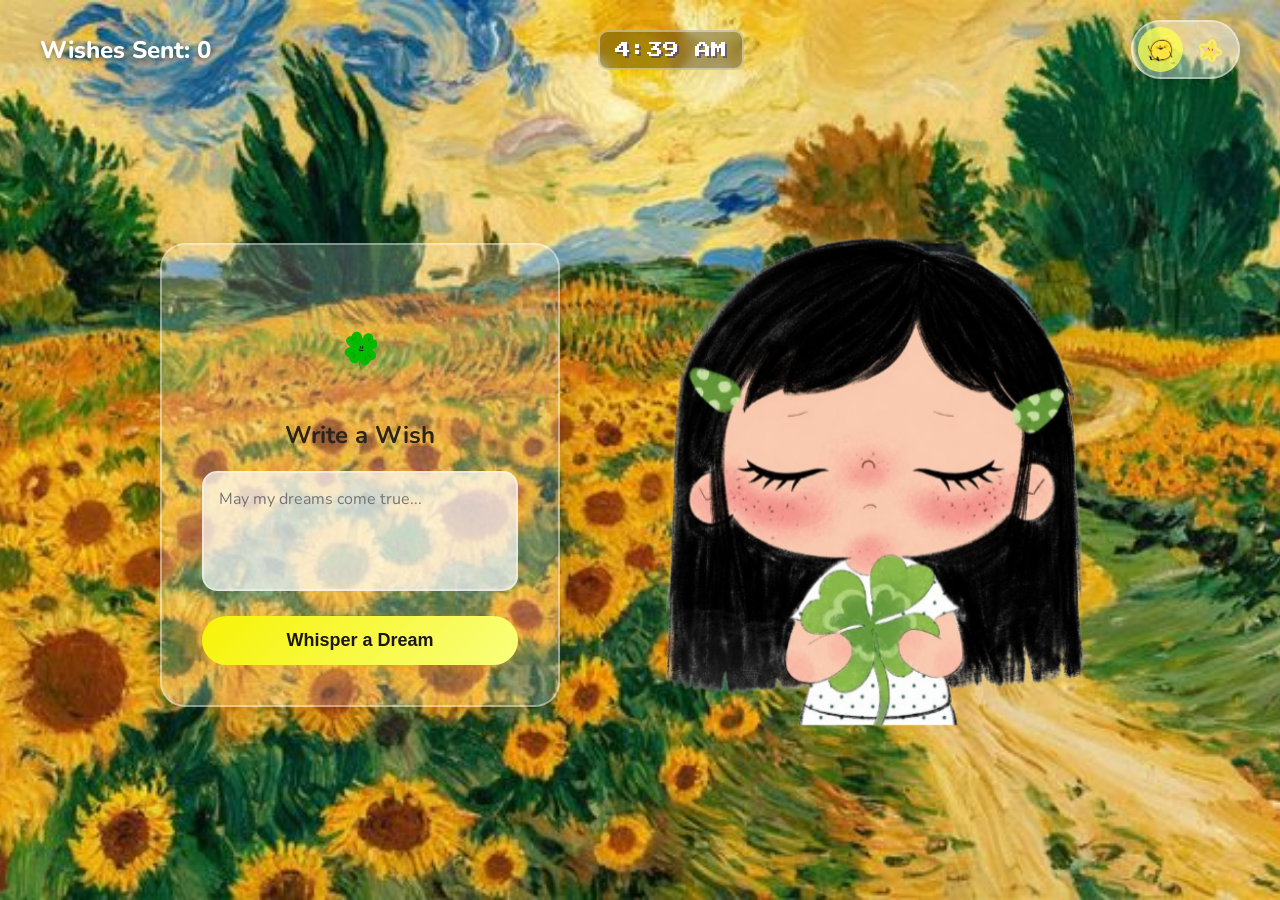
<file: follow/index.html>
<!DOCTYPE html>
<html lang="en" data-theme="light">

<head>
    <meta charset="UTF-8">
    <meta name="viewport" content="width=device-width, initial-scale=1.0">
    <title>Wish Form - Lucky Clover & Shooting Star</title>

    <link rel="preconnect" href="https://fonts.googleapis.com">
    <link href="https://fonts.googleapis.com/css2?family=Nunito:wght@400;600;800&family=Press+Start+2P&display=swap"
        rel="stylesheet">
    <link rel="stylesheet" href="style.css">
</head>

<body>


    <header>
        <div class="constellation-board">
            <span id="wishesCount">Wishes Sent: 0</span>
        </div>

        <div id="pixelClock" class="pixel-clock">00:00</div>

        <div class="controls">

            <button class="theme-toggle" id="themeToggle" aria-label="Toggle theme">
                <div class="icon active" id="sunIcon">
                    <img src="assest/bright-assests.png" alt="Day">
                </div>
                <div class="icon" id="moonIcon">
                    <img src="assest/star-assets.png" alt="Night">
                </div>
            </button>
        </div>
    </header>

    <!-- Clouds -->
    <img src="assest/clouds.png" class="cloud cloud-1" alt="">
    <img src="assest/clouds%202.png" class="cloud cloud-2" alt="">
    <img src="assest/clouds%203.png" class="cloud cloud-3" alt="">

    <main>
        <div class="wish-container">
            <img src="assest/luck-leaf.png" class="luck-leaf" id="clover" alt="lucky leaf" width="100px">
            <h2>Write a Wish</h2>
            <textarea class="wish-input" id="wishInput" placeholder="May my dreams come true..."></textarea>
            <button class="luck-btn" id="luckBtn">Whisper a Dream</button>
        </div>

        <div class="char-col">
            <div class="char-wrap" id="charWrap">
                <div class="message-bubble" id="messageBubble"></div>
                <img id="img-base" src="assest/original-assets.png" alt="character">
                <div class="eyes-container" id="eyesContainer">
                    <img id="img-eyes" src="assest/eye-assets.png" alt="eyes">
                </div>
                <img id="img-expr" src="" alt="expression">
            </div>
        </div>
    </main>

    <script src="script.js"></script>
</body>

</html>
</file>
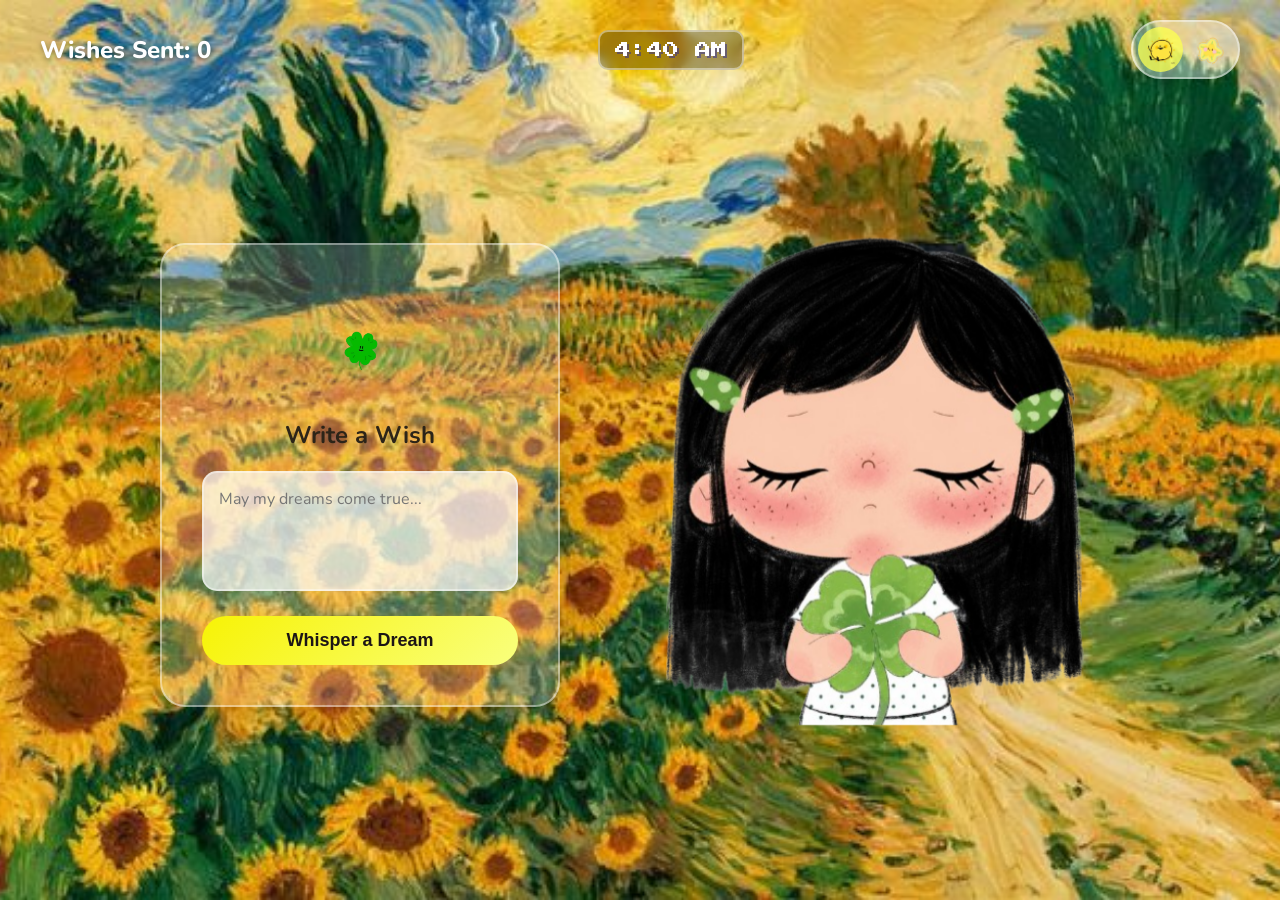
<file: follow/eyefollow.html>
<!DOCTYPE html>
<html lang="en" data-theme="light">

<head>
    <meta charset="UTF-8">
    <meta name="viewport" content="width=device-width, initial-scale=1.0">
    <title>Wish Form - Lucky Clover & Shooting Star</title>

    <link rel="preconnect" href="https://fonts.googleapis.com">
    <link href="https://fonts.googleapis.com/css2?family=Nunito:wght@400;600;800&family=Press+Start+2P&display=swap"
        rel="stylesheet">
    <link rel="stylesheet" href="style.css">
</head>

<body>


    <header>
        <div class="constellation-board">
            <span id="wishesCount">Wishes Sent: 0</span>
        </div>

        <div id="pixelClock" class="pixel-clock">00:00</div>

        <div class="controls">

            <button class="theme-toggle" id="themeToggle" aria-label="Toggle theme">
                <div class="icon active" id="sunIcon">
                    <img src="../assest/bright-assests.png" alt="Day">
                </div>
                <div class="icon" id="moonIcon">
                    <img src="../assest/star-assets.png" alt="Night">
                </div>
            </button>
        </div>
    </header>

    <!-- Clouds -->
    <img src="../assest/clouds.png" class="cloud cloud-1" alt="">
    <img src="../assest/clouds%202.png" class="cloud cloud-2" alt="">
    <img src="../assest/clouds%203.png" class="cloud cloud-3" alt="">

    <main>
        <div class="wish-container">
            <img src="../assest/luck-leaf.png" class="luck-leaf" id="clover" alt="lucky leaf" width="100px">
            <h2>Write a Wish</h2>
            <textarea class="wish-input" id="wishInput" placeholder="May my dreams come true..."></textarea>
            <button class="luck-btn" id="luckBtn">Whisper a Dream</button>
        </div>

        <div class="char-col">
            <div class="char-wrap" id="charWrap">
                <div class="message-bubble" id="messageBubble"></div>
                <img id="img-base" src="../assest/original-assets.png" alt="character">
                <div class="eyes-container" id="eyesContainer">
                    <img id="img-eyes" src="../assest/eye-assets.png" alt="eyes">
                </div>
                <img id="img-expr" src="" alt="expression">
            </div>
        </div>
    </main>

    <script src="script.js"></script>
</body>

</html>
</file>
<file: follow/style.css>
*,
*::before,
*::after {
    box-sizing: border-box;
    margin: 0;
    padding: 0;
}

:root {
    --bg-glass: rgba(255, 255, 255, 0.2);
    --border-glass: rgba(255, 255, 255, 0.4);
    --text-color: #2C2418;
    --toggle-track: rgba(255, 255, 255, 0.4);
    --toggle-thumb: #fcff51c3;
}

[data-theme="dark"] {
    --bg-glass: rgba(0, 0, 0, 0.4);
    --border-glass: rgba(255, 255, 255, 0.2);
    --text-color: #F0E8D5;
    --toggle-track: rgba(0, 0, 0, 0.6);
    --toggle-thumb: #444;
}

body {

    font-family: 'Nunito', sans-serif;
    min-height: 100vh;
    overflow: hidden;
    background-color: hsl(197, 71%, 73%);
    background-image: url('assest/morningbg.jpg');

    background-size: cover;
    background-position: center;
    background-repeat: no-repeat;
    background-attachment: fixed; /* Fixes blue bottom on mobile */

    transition: background-image 1s ease-in-out;
    color: var(--text-color);

}

[data-theme="dark"] body {
    background-image: url('assest/nightbg.jpg');
    background-color: #0b1021;
    background-attachment: fixed;
}

/* Clouds */
.cloud {
    position: absolute;
    z-index: 1;
    opacity: 0.8;
    animation: float-cloud linear infinite;
    display: none;
    /* Removed from bright view */
}

[data-theme="dark"] .cloud {
    display: block;
}

.cloud-1 {
    top: 10%;
    animation-duration: 40s;
    width: 250px;
}

.cloud-2 {
    top: 30%;
    animation-duration: 60s;
    width: 180px;
    left: -200px;
    animation-delay: -20s;
}

.cloud-3 {
    top: 15%;
    animation-duration: 50s;
    width: 300px;
    left: -250px;
    animation-delay: -10s;
}

@keyframes float-cloud {
    0% {
        transform: translateX(-350px);
    }

    100% {
        transform: translateX(100vw);
    }
}

/* Sparkles / Star Dust */
.sparkle {
    position: absolute;
    width: 8px;
    height: 8px;
    background: white;
    border-radius: 50%;
    box-shadow: 0 0 10px 3px rgba(255, 255, 255, 0.8), 0 0 20px 5px #f6d365;
    pointer-events: none;
    z-index: 9999;
    animation: sparkle-fade 1s forwards;
}

@keyframes sparkle-fade {
    0% {
        opacity: 1;
        transform: scale(1) translateY(0);
    }

    100% {
        opacity: 0;
        transform: scale(0.2) translateY(-30px);
    }
}

/* Rain turning into stars */
.raindrop {
    position: absolute;
    width: 2px;
    height: 20px;
    background: linear-gradient(to bottom, rgba(255, 255, 255, 0), rgba(255, 255, 255, 0.8));
    animation: rain-fall 3s linear forwards;
    z-index: 5;
}

@keyframes rain-fall {
    0% {
        transform: translateY(-50px);
        opacity: 1;
    }

    80% {
        transform: translateY(80vh);
        opacity: 1;
        width: 2px;
        height: 20px;
        background: rgba(255, 255, 255, 0.8);
    }

    100% {
        transform: translateY(85vh) scale(2);
        opacity: 0;
        width: 12px;
        height: 12px;
        background: #FFD700;
        clip-path: polygon(50% 0%, 61% 35%, 98% 35%, 68% 57%, 79% 91%, 50% 70%, 21% 91%, 32% 57%, 2% 35%, 39% 35%);
        border-radius: 0;
    }
}

/* Top Bar */
header {
    position: fixed;
    top: 0;
    left: 0;
    right: 0;
    z-index: 100;
    display: flex;
    justify-content: space-between;
    padding: 20px 40px;
    align-items: center;
}

.constellation-board {
    font-size: 24px;
    font-weight: 800;
    color: #fff;
    text-shadow: 0 2px 5px rgba(0, 0, 0, 0.4);
    display: flex;
    align-items: center;
    gap: 10px;
}

/* Pixel Clock */
.pixel-clock {
    font-family: 'Press Start 2P', cursive;
    font-size: 16px;
    color: #fff;
    text-shadow: 2px 2px 0px rgba(43, 41, 153, 0.5);
    background: rgba(0, 0, 0, 0.3);
    padding: 10px 15px;
    border-radius: 10px;
    border: 2px solid rgba(255, 255, 255, 0.434);
    backdrop-filter: blur(5px);
}

/* Pill Capsule Theme Toggle */
.theme-toggle {
    display: flex;
    align-items: center;
    background: var(--toggle-track);
    border-radius: 30px;
    padding: 5px;
    cursor: pointer;
    gap: 5px;
    transition: background 0.3s;
    border: 2px solid var(--border-glass);
    outline: none;
    box-shadow: 0 5px 15px rgba(0, 0, 0, 0.2);
}

.theme-toggle .icon {
    width: 45px;
    height: 45px;
    border-radius: 50%;
    display: flex;
    align-items: center;
    justify-content: center;
    transition: background 0.3s;
}

.theme-toggle .icon img {
    width: 30px;
    height: 30px;
    object-fit: contain;
}

.theme-toggle .icon.active {
    background: var(--toggle-thumb);
}




/* Main Content */
main {
    position: relative;
    display: flex;
    z-index: 1;
    justify-content: center;
    align-items: center;
    height: 100vh;
    gap: 60px;
    padding-top: 50px;
}

/* Wish Form */
.wish-container {
    background: var(--bg-glass);
    backdrop-filter: blur(12px);
    border: 2px solid var(--border-glass);
    padding: 40px;
    border-radius: 25px;
    display: flex;
    flex-direction: column;
    align-items: center;
    width: 400px;
    box-shadow: 0 10px 40px rgba(0, 0, 0, 0.15);
}

.clover-container {
    font-size: 50px;
    margin-bottom: 20px;
    transition: transform 0.2s;
    text-shadow: 0 0 20px rgba(168, 230, 150, 0.8);
}

h2 {
    margin-bottom: 20px;
    text-align: center;
}

.wish-input {
    width: 100%;
    height: 120px;
    border-radius: 15px;
    border: 2px solid var(--border-glass);
    padding: 15px;
    font-size: 16px;
    font-family: inherit;
    resize: none;
    outline: none;
    background: rgba(255, 255, 255, 0.7);
    margin-bottom: 25px;
    transition: all 0.3s;
}

[data-theme="dark"] .wish-input {
    background: rgba(20, 20, 30, 0.7);
    color: #fff;
}

.wish-input:focus {
    box-shadow: 0 0 15px rgba(255, 255, 255, 0.5);
    border-color: #fff;
}

.luck-btn {
    background: linear-gradient(135deg, #f7f305, #f9ff7d);
    color: #1c1515;
    border: none;
    padding: 14px 30px;
    border-radius: 30px;
    font-size: 18px;
    font-weight: 800;
    cursor: pointer;
    transition: transform 0.2s, box-shadow 0.2s;
    box-shadow: 0 5px 20px rgba(255, 165, 0, 0.4);
    width: 100%;
}

.luck-btn:hover {
    transform: translateY(-3px);
    box-shadow: 0 8px 25px rgba(255, 165, 0, 0.6);
}

.luck-btn:active {
    transform: translateY(1px);
}

/* Character */
.char-wrap {
    position: relative;
    width: 500px;
    height: 600px;
    user-select: none;
    pointer-events: auto;
    cursor: pointer;
    mix-blend-mode: multiply;
}

.char-wrap img {
    position: absolute;
    top: 0;
    left: 0;
    width: 100%;
    height: 100%;
    object-fit: contain;
}

#img-base {
    z-index: 1;
    transition: opacity 0.2s;
}

.eyes-container {
    position: absolute;
    top: 0;
    left: 0;
    width: 100%;
    height: 100%;
    transform: scale(0.65);
    transform-origin: center 48%;
    /* Centers it with the face eye sockets */
    pointer-events: none;
    z-index: 2;
    /* Ensures eyes sit on top of the base image properly */
    transition: opacity 0.2s;
}

#img-eyes {
    position: absolute;
    top: 0;
    left: 0;
    width: 100%;
    height: 100%;
    object-fit: contain;
    z-index: 2;
    transition: transform 0.05s linear;
}

#img-expr {
    position: absolute;
    top: 0;
    left: 0px;
    width: 100%;
    height: 100%;
    object-fit: contain;
    z-index: 3;
    opacity: 0;
    transition: opacity 0.2s;
}

#img-expr.visible {
    opacity: 1;
}

/* Flying Wish */
.flying-wish {
    position: absolute;
    font-size: 30px;
    pointer-events: none;
    z-index: 200;
    animation: fly-to-sky 2.5s forwards cubic-bezier(0.25, 0.1, 0.25, 1);
    filter: drop-shadow(0 0 10px #FFD700);
}

@keyframes fly-to-sky {
    0% {
        opacity: 1;
        transform: translateY(0) scale(1) rotate(0deg);
    }

    100% {
        opacity: 0;
        transform: translateY(-100vh) translateX(150px) scale(0.3) rotate(360deg);
    }
}

/* Message Bubble */
.message-bubble {
    position: absolute;
    top: 40px; /* Moved down as requested */
    left: 50%;
    transform: translateX(-50%) translateY(20px);
    background: rgba(255, 255, 255, 0.95);
    /* Solid white background for visibility */
    border: 2px solid #fff;
    padding: 15px 25px;
    border-radius: 25px;
    font-size: 18px;
    font-weight: 700;
    color: #2C2418;
    z-index: 100;
    pointer-events: none;
    opacity: 0;
    transition: all 0.5s cubic-bezier(0.175, 0.885, 0.32, 1.275);
    white-space: nowrap;
    box-shadow: 0 10px 30px rgba(0, 0, 0, 0.2);
}

[data-theme="dark"] .message-bubble {
    background: rgba(255, 255, 255, 0.9);
    color: #000;
}

.message-bubble.show {
    opacity: 1;
    transform: translateX(-50%) translateY(0);
}

.message-bubble::after {
    content: '';
    position: absolute;
    bottom: -10px;
    left: 50%;
    transform: translateX(-50%);
    width: 0;
    height: 0;
    border-left: 10px solid transparent;
    border-right: 10px solid transparent;
    border-top: 10px solid #fff;
}

/* Responsive Design */
@media (max-width: 900px) {
    header {
        position: absolute;
        padding: 5px 10px;
        flex-direction: row;
        flex-wrap: wrap;
        justify-content: center;
        gap: 5px;
        background: rgba(0, 0, 0, 0.1);
        backdrop-filter: blur(5px);
        width: 100%;
    }

    .constellation-board {
        font-size: 14px;
    }

    .pixel-clock {
        font-size: 9px;
        padding: 5px 8px;
    }

    main {
        flex-direction: row;
        /* Side by side as requested */
        height: 100vh;
        padding: 60px 10px 0;
        gap: 10px;
        justify-content: center;
        align-items: center;
    }

    .wish-container {
        width: 180px;
        /* Much smaller to fit side-by-side */
        padding: 15px;
        backdrop-filter: blur(6px);
        border-radius: 15px;
    }

    .wish-container h2 {
        font-size: 16px;
        margin-bottom: 10px;
    }

    .clover-container {
        font-size: 30px;
        margin-bottom: 10px;
    }

    .wish-input {
        height: 80px;
        font-size: 12px;
        margin-bottom: 10px;
    }

    .luck-btn {
        font-size: 12px;
        padding: 10px;
    }

    .char-col {
        width: 140px;
        /* Small character container */
        display: flex;
        justify-content: center;
    }

    .char-wrap {
        width: 140px;
        height: 180px;
    }

    .eyes-container {
        transform: scale(0.55);
        /* Smaller eyes for mobile */
    }

    .theme-toggle .icon {
        width: 30px;
        height: 30px;
    }

    .theme-toggle .icon img {
        width: 18px;
        height: 18px;
    }

    /* Prevent blue gap on mobile */
    body {
        overflow: auto;
        background-attachment: fixed;
    }
}

/* Background Shooting Stars */
.shooting-star {
    position: fixed;
    width: 2px;
    height: 2px;
    background: #fff;
    border-radius: 50%;
    opacity: 0;
    pointer-events: none;
    z-index: 1;
    box-shadow: 0 0 10px 2px #fff, 0 0 20px 4px rgba(255, 255, 255, 0.5);
    animation: shooting-star-anim 3s linear forwards;
}

@keyframes shooting-star-anim {
    0% {
        transform: translate(0, 0) scale(0) rotate(-45deg);
        opacity: 0;
    }
    10% {
        opacity: 1;
        transform: translate(0, 0) scale(1) rotate(-45deg);
    }
    100% {
        transform: translate(400px, 400px) scale(0) rotate(-45deg);
        opacity: 0;
    }
}
</file>
